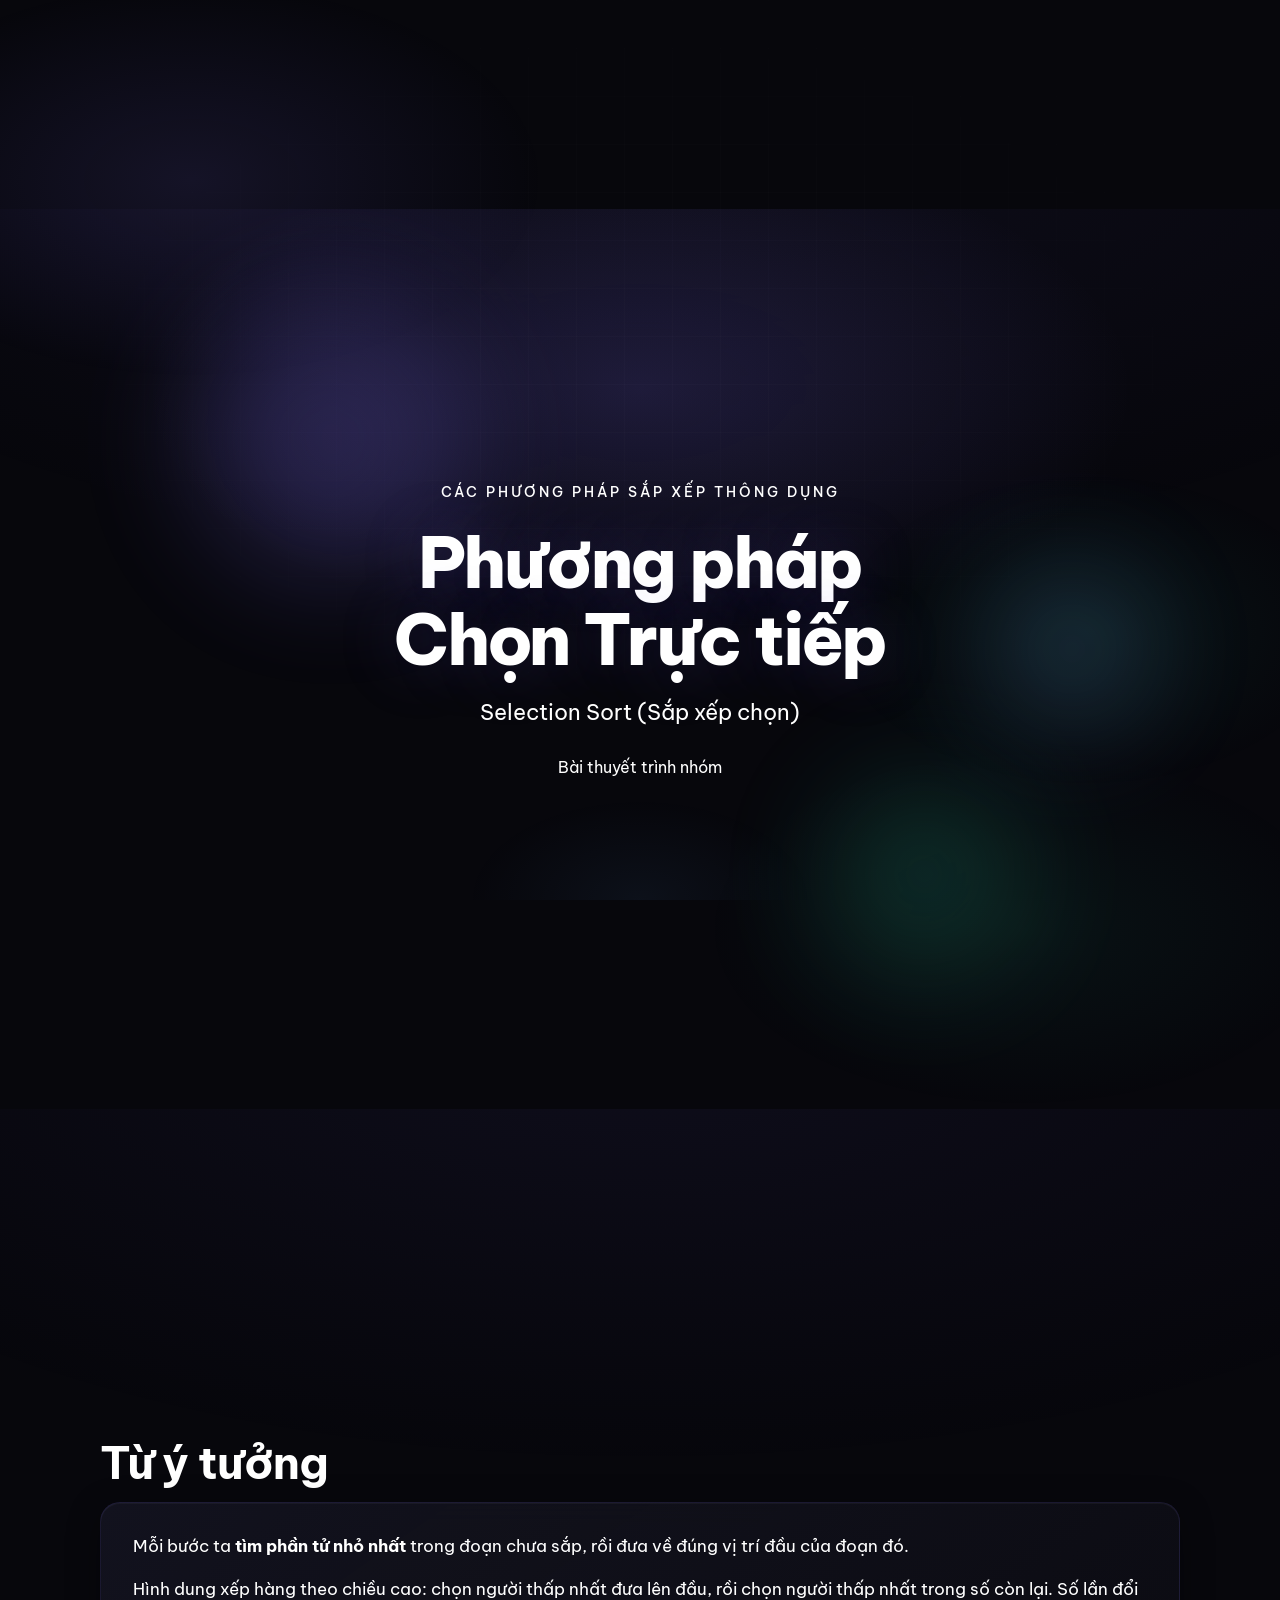
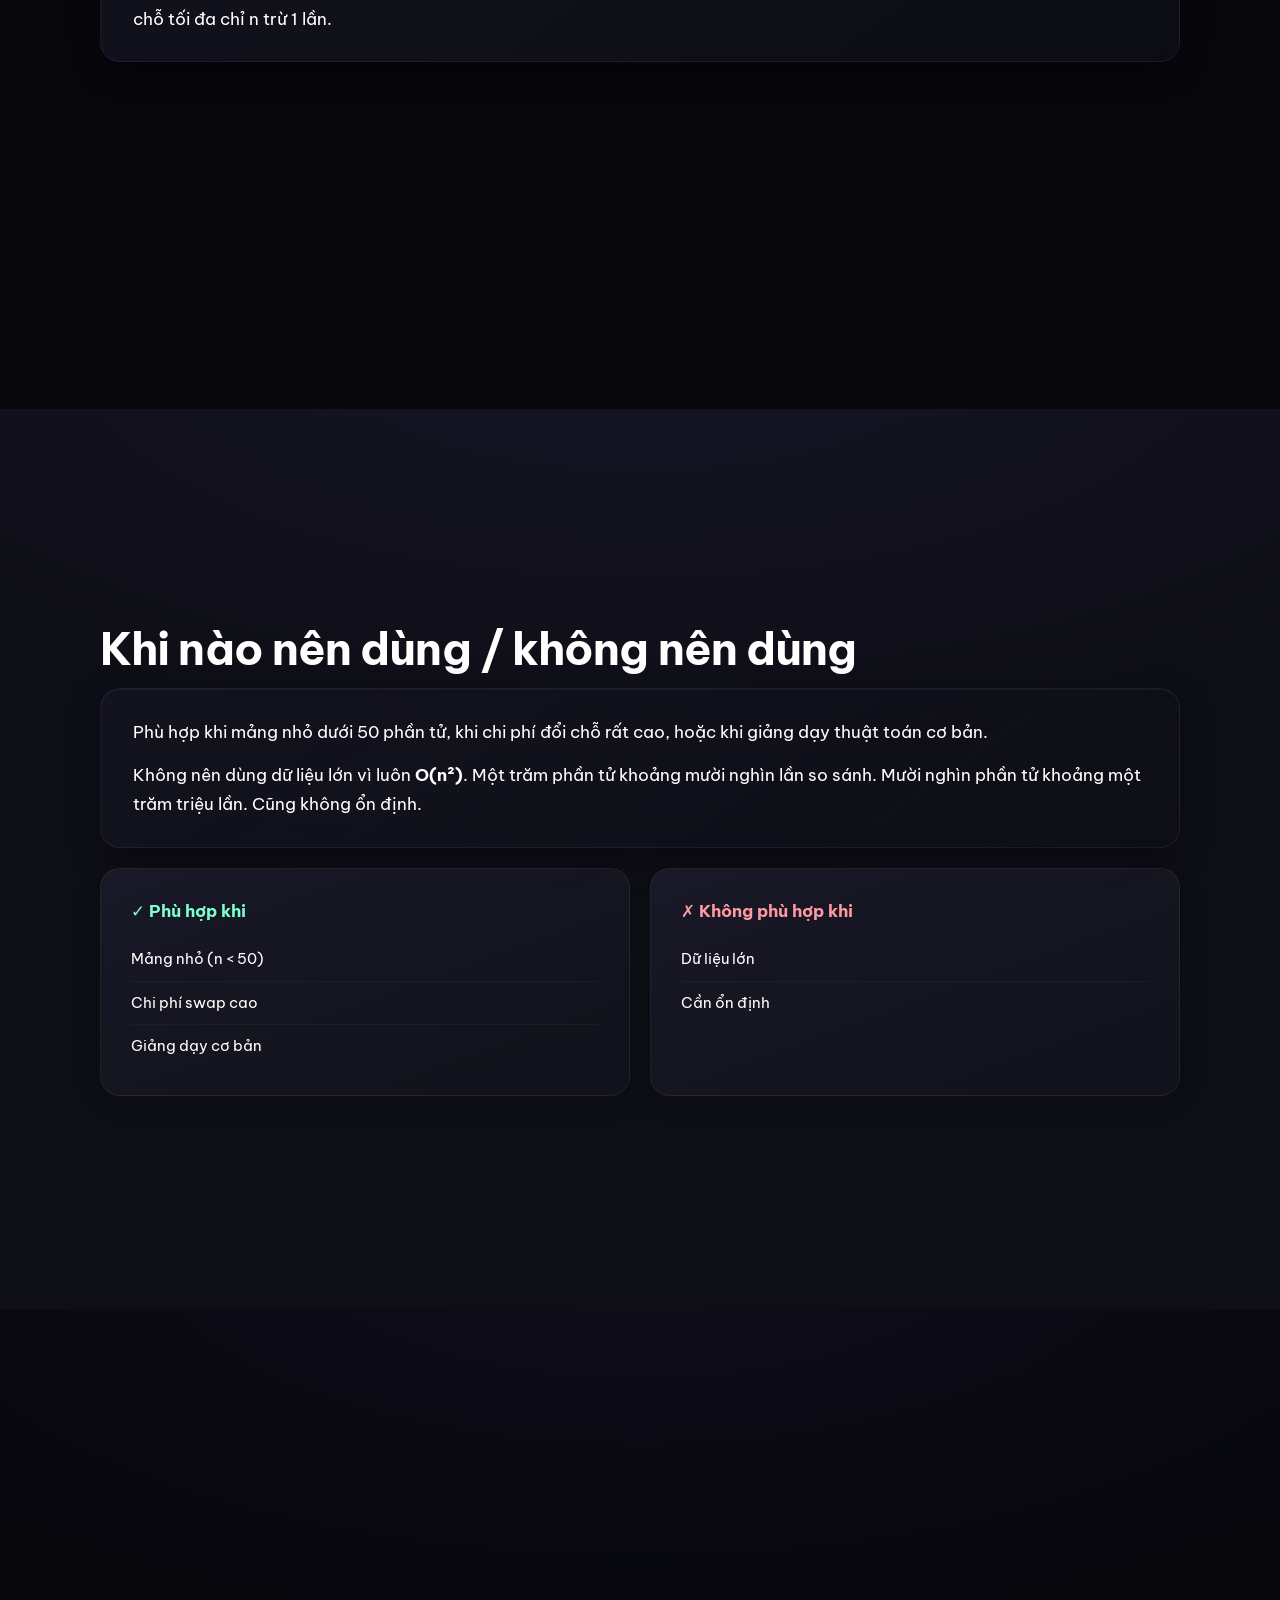
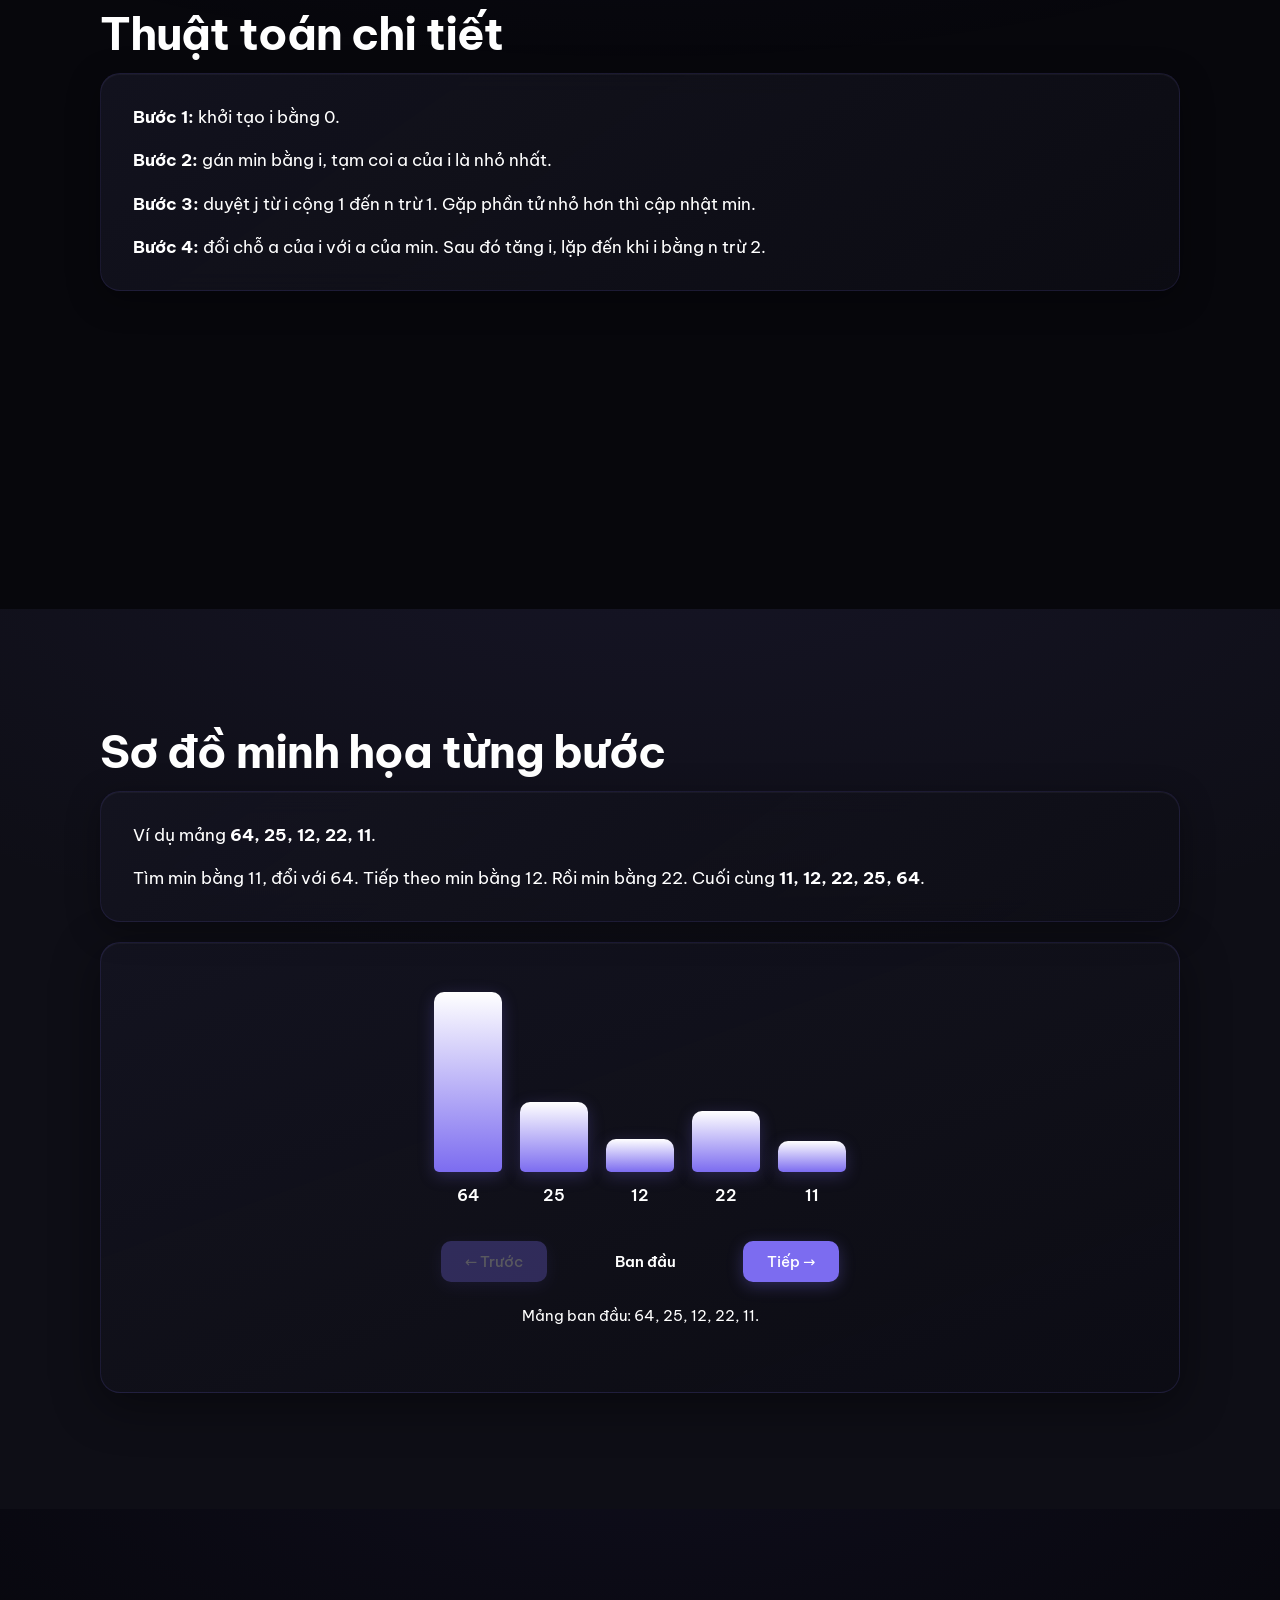
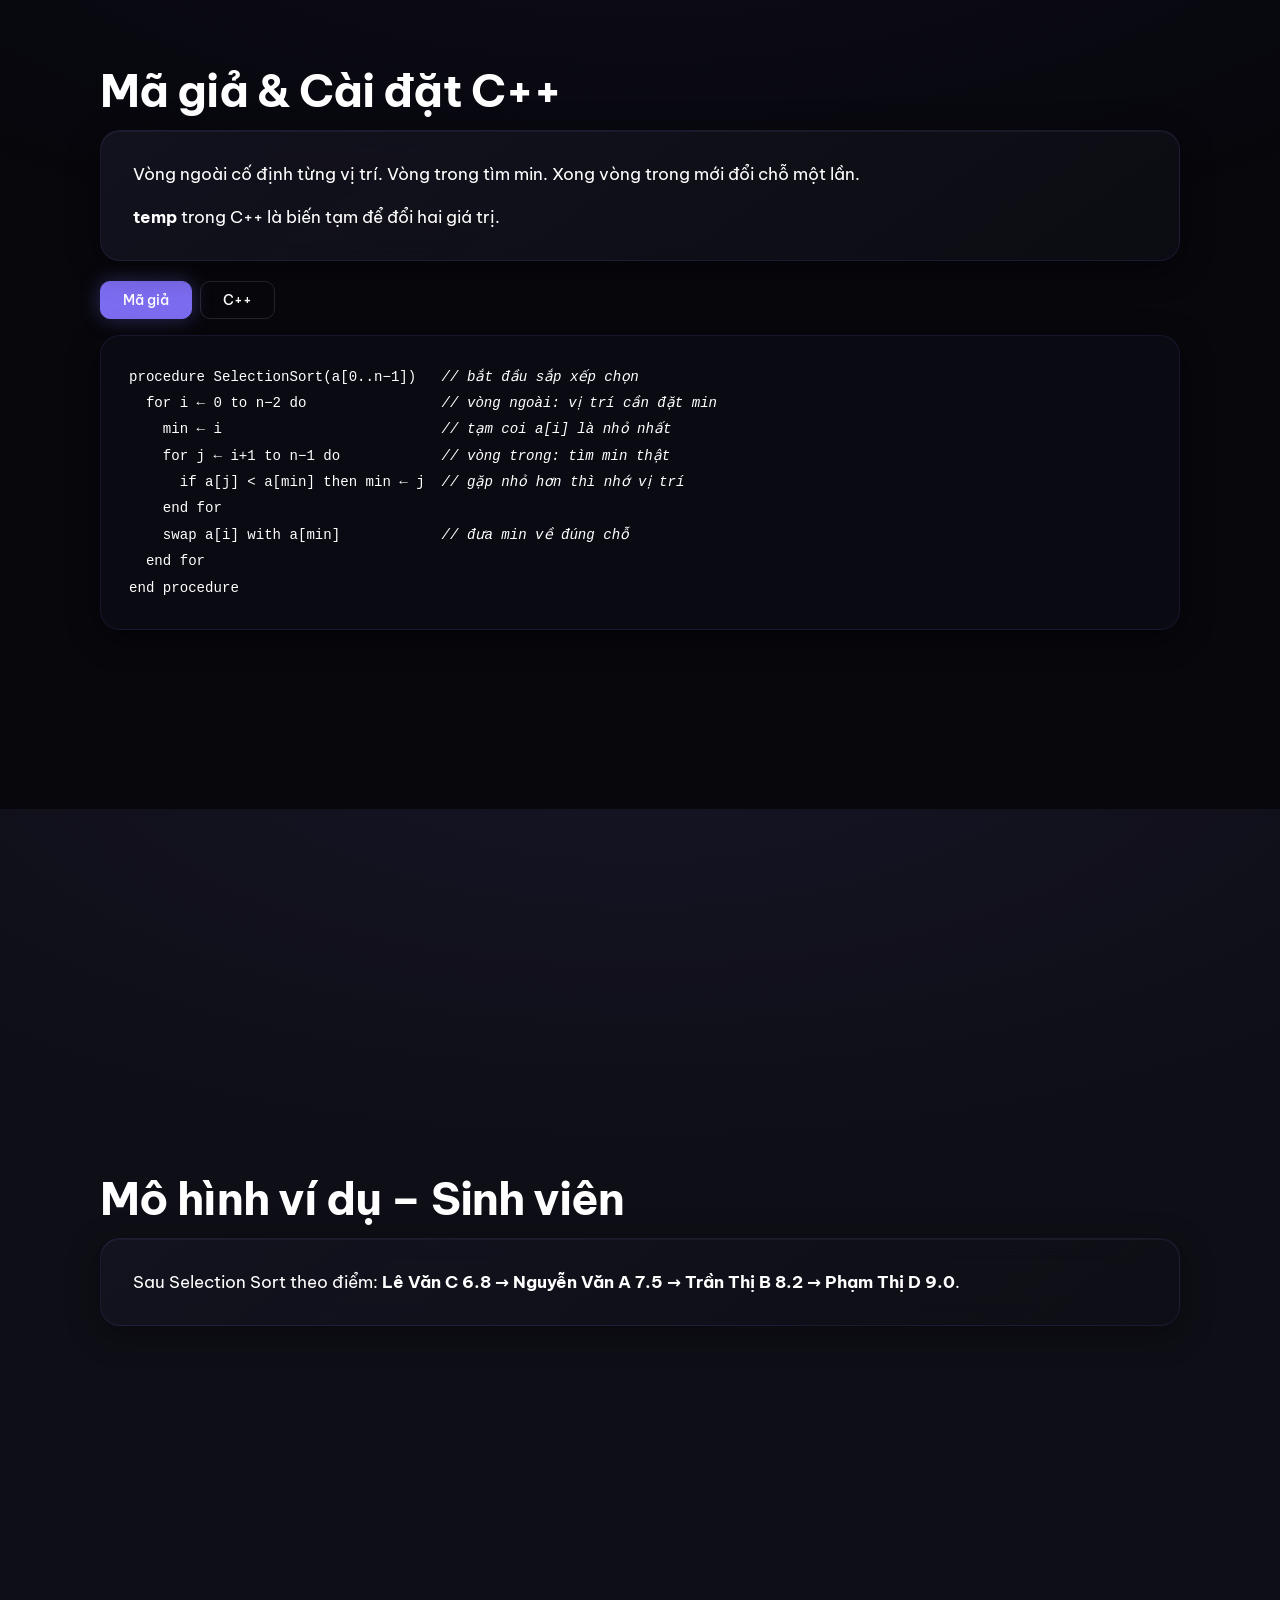
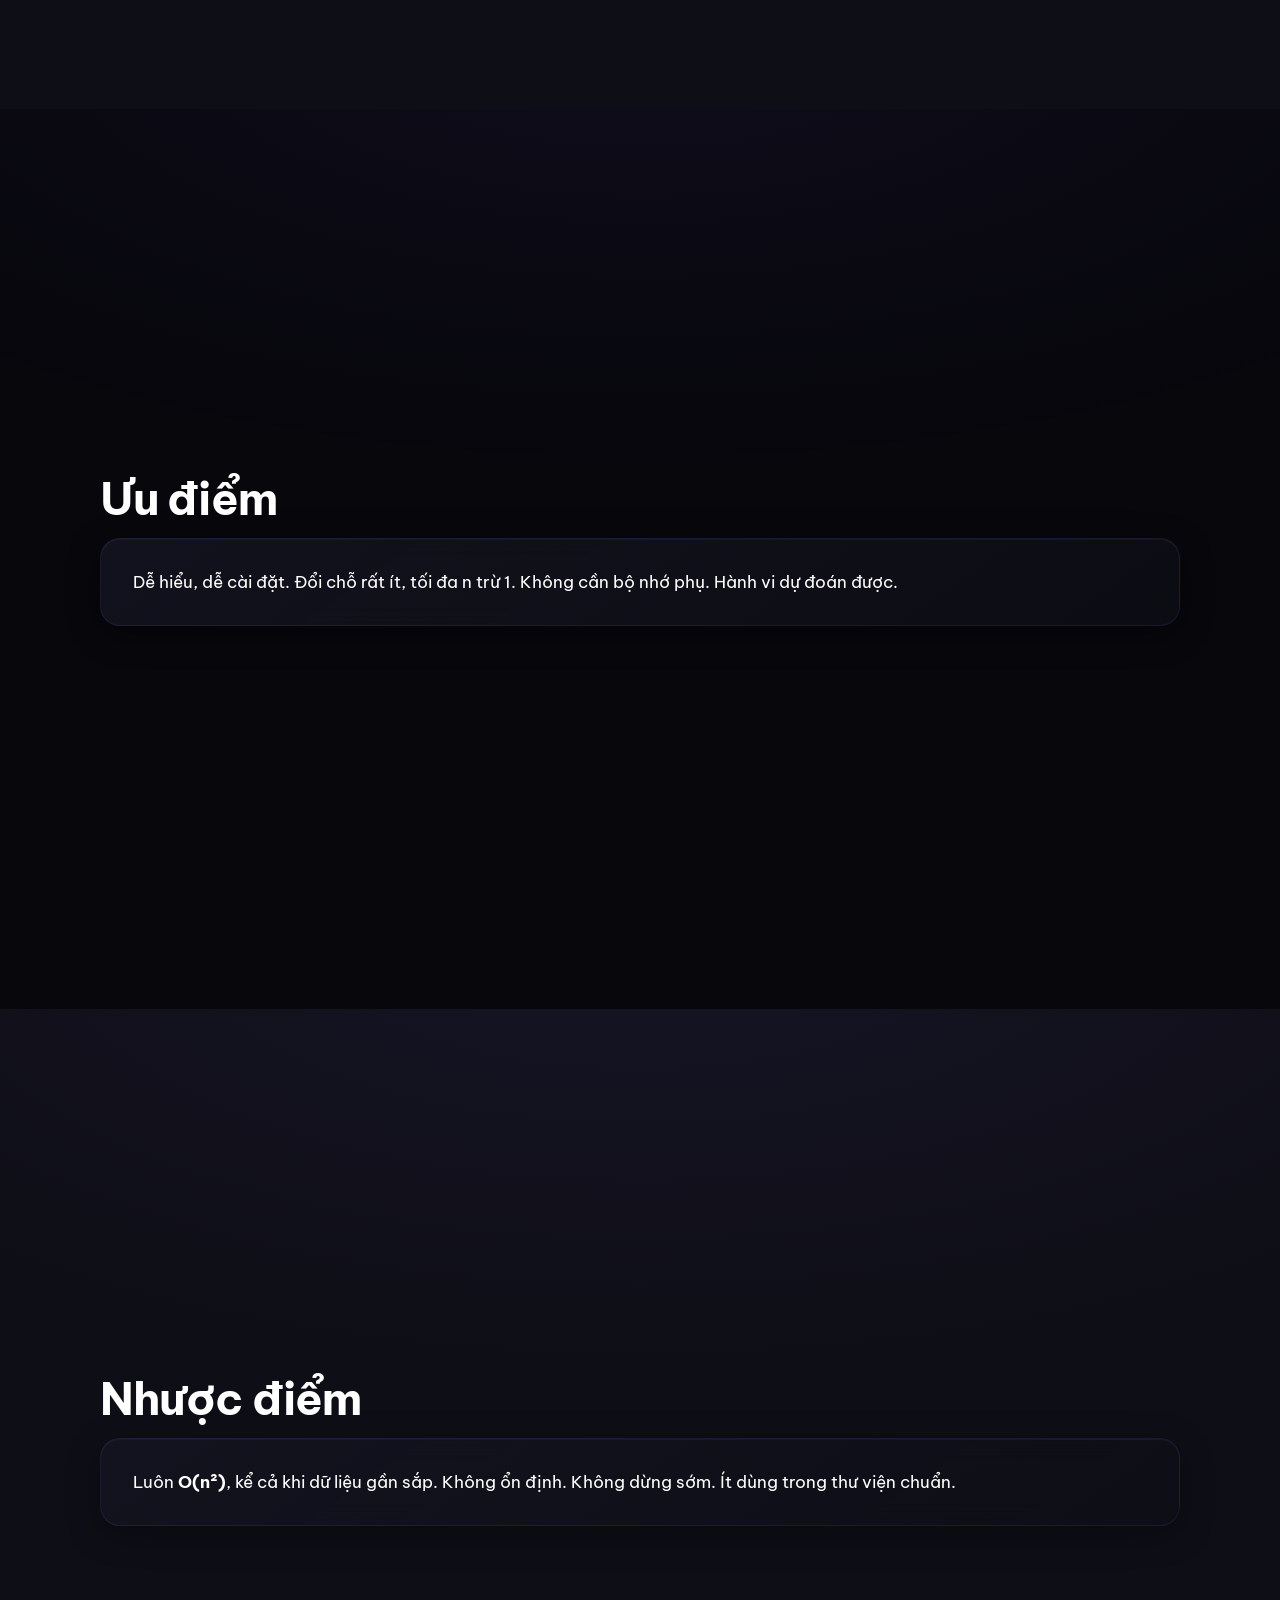
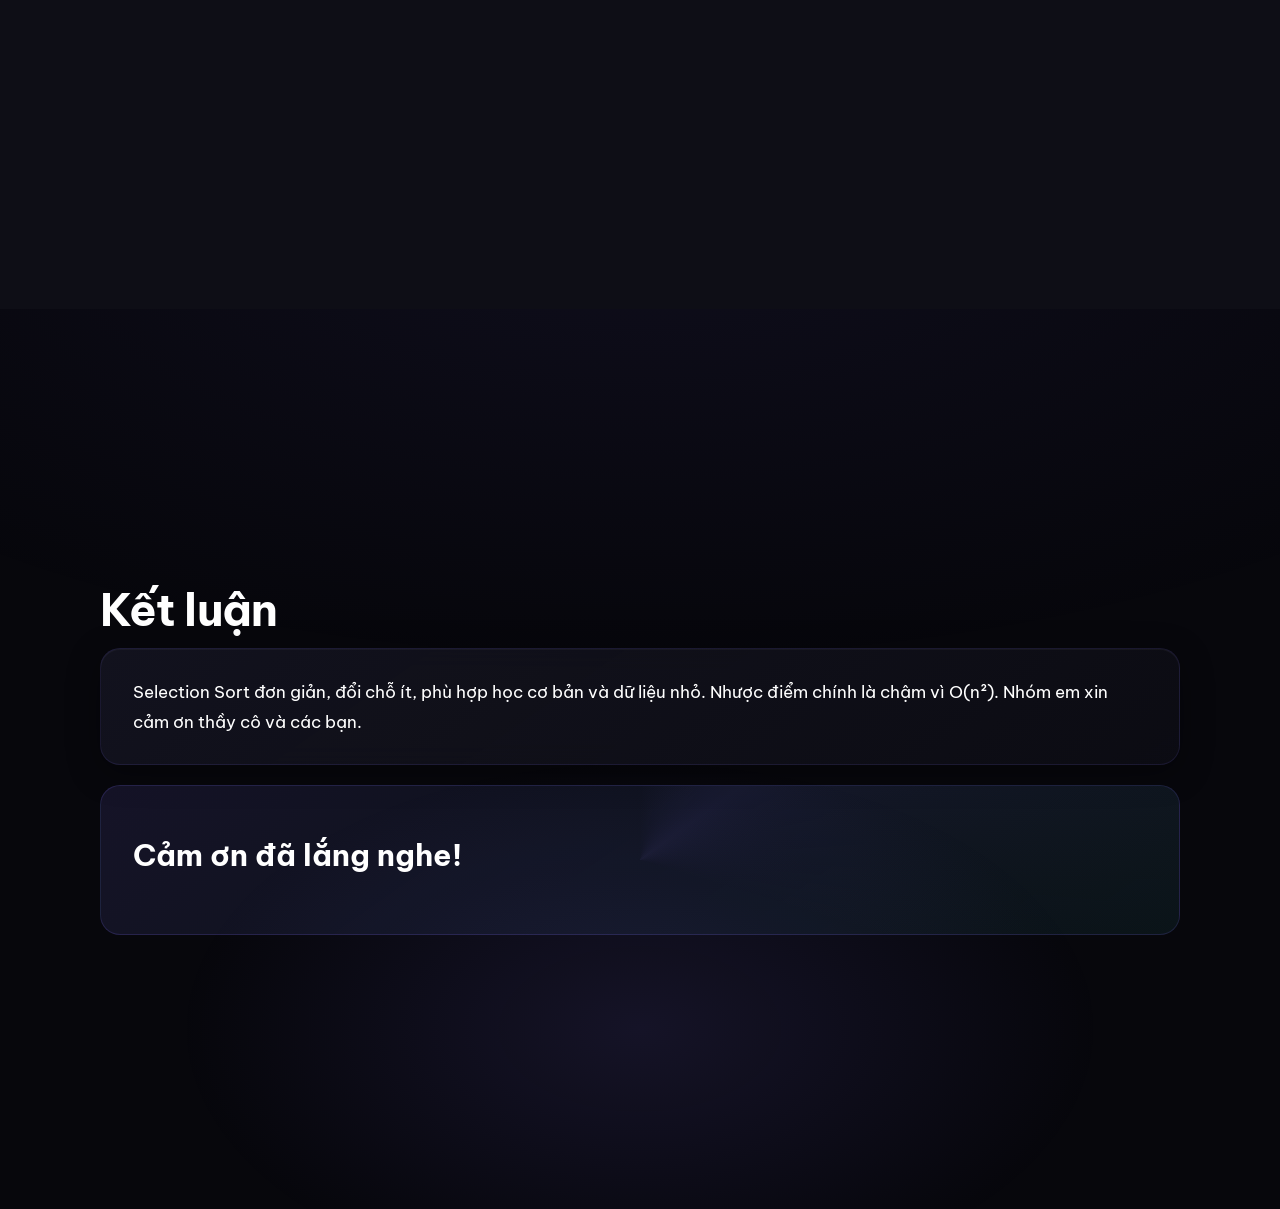
<file: index.html>
<!DOCTYPE html>
<html lang="vi">
<head>
<meta charset="UTF-8"/>
<meta name="viewport" content="width=device-width, initial-scale=1.0"/>
<title>Phương pháp Chọn Trực tiếp – Selection Sort</title>
<link href="https://fonts.googleapis.com/css2?family=Be+Vietnam+Pro:wght@300;400;500;600;700;800&display=swap" rel="stylesheet">
<link rel="stylesheet" href="style.css"/>
<link rel="stylesheet" href="polish.css"/>
<style>
.script-block{background:var(--bg-card);border-radius:var(--radius);padding:28px 32px;border:1px solid rgba(255,255,255,0.05);margin-bottom:20px;border-left:4px solid var(--accent)}
.script-block p{color:var(--text-muted);font-size:1.05rem;line-height:1.75;margin-bottom:14px}
.script-block p:last-child{margin-bottom:0}.script-block strong{color:var(--text)}
.hero-orbs{position:absolute;inset:0;overflow:hidden;pointer-events:none}
.orb{position:absolute;border-radius:50%;filter:blur(60px);opacity:0.45;animation:orbFloat 10s ease-in-out infinite}
.orb-1{width:280px;height:280px;background:rgba(124,108,240,0.5);top:10%;left:15%}
.orb-2{width:200px;height:200px;background:rgba(45,212,168,0.35);bottom:15%;right:20%;animation-delay:-3s}
.orb-3{width:160px;height:160px;background:rgba(110,182,255,0.4);top:40%;right:10%;animation-delay:-6s}
@keyframes orbFloat{0%,100%{transform:translate(0,0) scale(1)}50%{transform:translate(20px,-25px) scale(1.08)}}
.hero{position:relative;overflow:hidden}
.cmt{color:#8aa0b8;font-style:italic;font-weight:400}
</style>
</head>
<body>
<div class="progress-bar" id="progressBar"></div>
<nav class="nav-dots" id="navDots">
<a href="#hero" data-section="0" data-label="Mở đầu" class="active"></a>
<a href="#idea" data-section="1" data-label="Ý tưởng"></a>
<a href="#when" data-section="2" data-label="Khi nào dùng"></a>
<a href="#algo" data-section="3" data-label="Thuật toán"></a>
<a href="#visual" data-section="4" data-label="Minh họa"></a>
<a href="#code" data-section="5" data-label="Mã nguồn"></a>
<a href="#example" data-section="6" data-label="Ví dụ"></a>
<a href="#pros" data-section="7" data-label="Ưu điểm"></a>
<a href="#cons" data-section="8" data-label="Nhược điểm"></a>
<a href="#conclusion" data-section="9" data-label="Kết luận"></a>
</nav>
<section class="section hero" id="hero">
<div class="hero-orbs" aria-hidden="true"><span class="orb orb-1"></span><span class="orb orb-2"></span><span class="orb orb-3"></span></div>
<div class="hero-content">
<p class="eyebrow">Các phương pháp sắp xếp thông dụng</p>
<h1>Phương pháp<br><span class="highlight">Chọn Trực tiếp</span></h1>
<p class="subtitle">Selection Sort (Sắp xếp chọn)</p>
<p class="hero-desc">Bài thuyết trình nhóm</p>
</div></section>
<section class="section" id="idea"><div class="container">
<h2>Từ ý tưởng</h2>
<div class="script-block">
<p>Mỗi bước ta <strong>tìm phần tử nhỏ nhất</strong> trong đoạn chưa sắp, rồi đưa về đúng vị trí đầu của đoạn đó.</p>
<p>Hình dung xếp hàng theo chiều cao: chọn người thấp nhất đưa lên đầu, rồi chọn người thấp nhất trong số còn lại. Số lần đổi chỗ tối đa chỉ n trừ 1 lần.</p>
</div></div></section>
<section class="section dark" id="when"><div class="container">
<h2>Khi nào nên dùng / không nên dùng</h2>
<div class="script-block">
<p>Phù hợp khi mảng nhỏ dưới 50 phần tử, khi chi phí đổi chỗ rất cao, hoặc khi giảng dạy thuật toán cơ bản.</p>
<p>Không nên dùng dữ liệu lớn vì luôn <strong>O(n²)</strong>. Một trăm phần tử khoảng mười nghìn lần so sánh. Mười nghìn phần tử khoảng một trăm triệu lần. Cũng không ổn định.</p>
</div>
<div class="suitable-grid">
<div class="card good"><h4>✓ Phù hợp khi</h4><ul><li>Mảng nhỏ (n < 50)</li><li>Chi phí swap cao</li><li>Giảng dạy cơ bản</li></ul></div>
<div class="card bad"><h4>✗ Không phù hợp khi</h4><ul><li>Dữ liệu lớn</li><li>Cần ổn định</li></ul></div>
</div></div></section>
<section class="section" id="algo"><div class="container">
<h2>Thuật toán chi tiết</h2>
<div class="script-block">
<p><strong>Bước 1:</strong> khởi tạo i bằng 0.</p>
<p><strong>Bước 2:</strong> gán min bằng i, tạm coi a của i là nhỏ nhất.</p>
<p><strong>Bước 3:</strong> duyệt j từ i cộng 1 đến n trừ 1. Gặp phần tử nhỏ hơn thì cập nhật min.</p>
<p><strong>Bước 4:</strong> đổi chỗ a của i với a của min. Sau đó tăng i, lặp đến khi i bằng n trừ 2.</p>
</div></div></section>
<section class="section dark" id="visual"><div class="container">
<h2>Sơ đồ minh họa từng bước</h2>
<div class="script-block">
<p>Ví dụ mảng <strong>64, 25, 12, 22, 11</strong>.</p>
<p>Tìm min bằng 11, đổi với 64. Tiếp theo min bằng 12. Rồi min bằng 22. Cuối cùng <strong>11, 12, 22, 25, 64</strong>.</p>
</div>
<div class="visualizer"><div class="array-state" id="arrayState"></div>
<div class="visual-controls"><button id="prevStep" class="btn">← Trước</button><span class="step-label" id="stepLabel">Ban đầu</span><button id="nextStep" class="btn">Tiếp →</button></div>
<div class="step-explanation" id="stepExplanation"></div></div>
</div></section>
<section class="section" id="code"><div class="container">
<h2>Mã giả & Cài đặt C++</h2>
<div class="script-block">
<p>Vòng ngoài cố định từng vị trí. Vòng trong tìm min. Xong vòng trong mới đổi chỗ một lần.</p>
<p><strong>temp</strong> trong C++ là biến tạm để đổi hai giá trị.</p>
</div>
<div class="code-tabs"><button class="tab active" data-tab="pseudo">Mã giả</button><button class="tab" data-tab="cpp">C++</button></div>
<div class="code-panel active" id="pseudo"><pre><code>procedure SelectionSort(a[0..n−1])   <span class="cmt">// bắt đầu sắp xếp chọn</span>
  for i ← 0 to n−2 do                <span class="cmt">// vòng ngoài: vị trí cần đặt min</span>
    min ← i                          <span class="cmt">// tạm coi a[i] là nhỏ nhất</span>
    for j ← i+1 to n−1 do            <span class="cmt">// vòng trong: tìm min thật</span>
      if a[j] < a[min] then min ← j  <span class="cmt">// gặp nhỏ hơn thì nhớ vị trí</span>
    end for
    swap a[i] with a[min]            <span class="cmt">// đưa min về đúng chỗ</span>
  end for
end procedure</code></pre></div>
<div class="code-panel" id="cpp"><pre><code>void selectionSort(int a[], int n) {     <span class="cmt">// hàm C++</span>
  for (int i = 0; i < n - 1; i++) {      <span class="cmt">// i từ 0 đến n−2</span>
    int min = i;                         <span class="cmt">// giả sử min ở vị trí i</span>
    for (int j = i + 1; j < n; j++) {    <span class="cmt">// tìm phần tử nhỏ hơn</span>
      if (a[j] < a[min]) min = j;        <span class="cmt">// cập nhật vị trí min</span>
    }
    int temp = a[i]; a[i] = a[min]; a[min] = temp;  <span class="cmt">// đổi chỗ 1 lần</span>
  }
}</code></pre></div>
</div></section>
<section class="section dark" id="example"><div class="container">
<h2>Mô hình ví dụ – Sinh viên</h2>
<div class="script-block"><p>Sau Selection Sort theo điểm: <strong>Lê Văn C 6.8 → Nguyễn Văn A 7.5 → Trần Thị B 8.2 → Phạm Thị D 9.0</strong>.</p></div>
</div></section>
<section class="section" id="pros"><div class="container">
<h2>Ưu điểm</h2>
<div class="script-block"><p>Dễ hiểu, dễ cài đặt. Đổi chỗ rất ít, tối đa n trừ 1. Không cần bộ nhớ phụ. Hành vi dự đoán được.</p></div>
</div></section>
<section class="section dark" id="cons"><div class="container">
<h2>Nhược điểm</h2>
<div class="script-block"><p>Luôn <strong>O(n²)</strong>, kể cả khi dữ liệu gần sắp. Không ổn định. Không dừng sớm. Ít dùng trong thư viện chuẩn.</p></div>
</div></section>
<section class="section conclusion" id="conclusion"><div class="container">
<h2>Kết luận</h2>
<div class="script-block"><p>Selection Sort đơn giản, đổi chỗ ít, phù hợp học cơ bản và dữ liệu nhỏ. Nhược điểm chính là chậm vì O(n²). Nhóm em xin cảm ơn thầy cô và các bạn.</p></div>
<div class="thank-you"><h3>Cảm ơn đã lắng nghe!</h3></div>
</div></section>
<script src="script.js"></script>
</body></html>
</file>
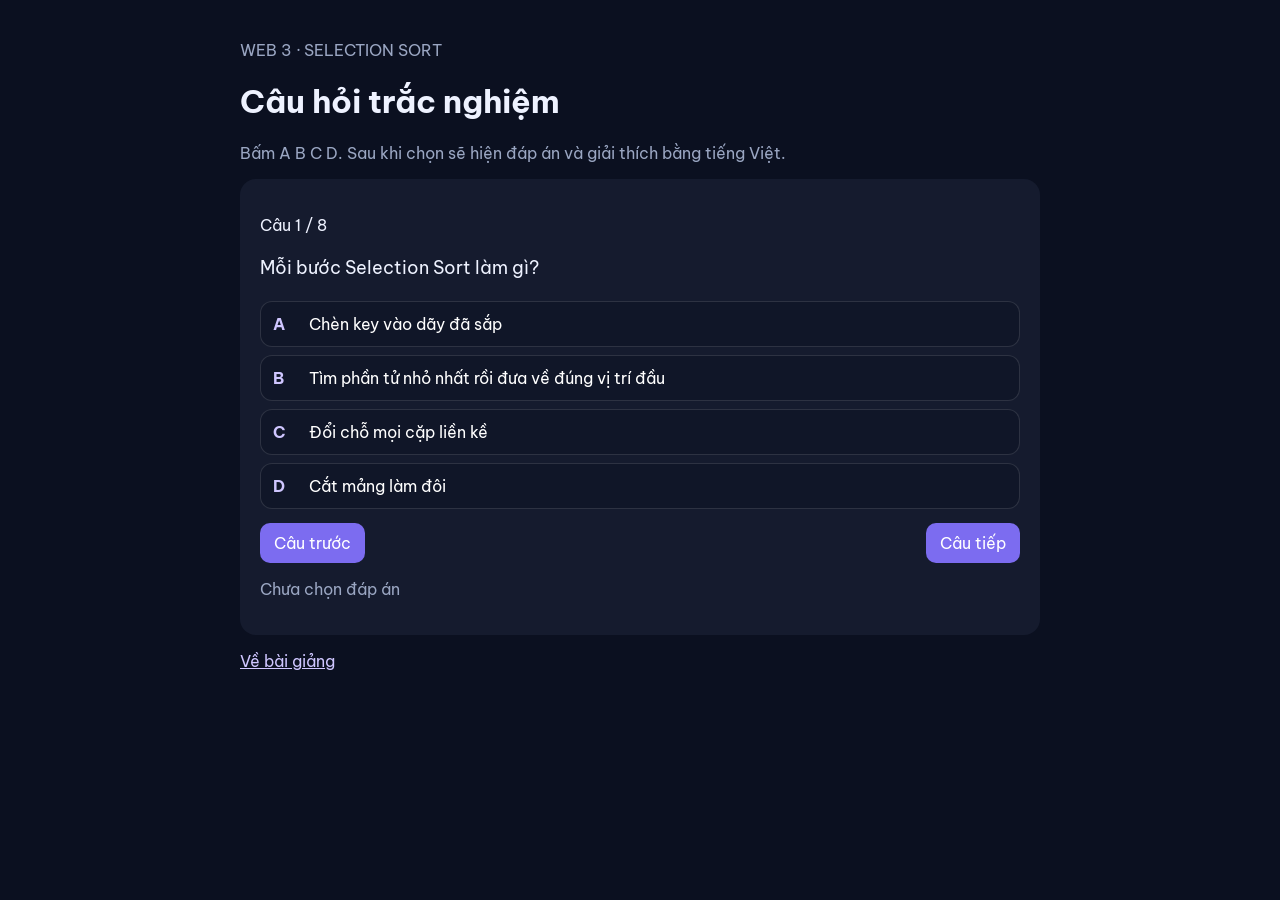
<file: quiz.html>
<!DOCTYPE html>
<html lang="vi"><head><meta charset="UTF-8"/><meta name="viewport" content="width=device-width, initial-scale=1.0"/>
<title>Câu hỏi Selection Sort</title>
<link href="https://fonts.googleapis.com/css2?family=Be+Vietnam+Pro:wght@400;600;700&display=swap" rel="stylesheet">
<style>body{font-family:'Be Vietnam Pro',sans-serif;background:#0b1020;color:#eef2ff;padding:24px;max-width:800px;margin:0 auto}.sub{color:#9aa6c2;margin-bottom:16px}.card{background:#151b2e;border-radius:16px;padding:20px}button.opt{display:flex;gap:10px;width:100%;text-align:left;margin:8px 0;padding:12px;border-radius:12px;border:1px solid rgba(255,255,255,.12);background:#101628;color:#fff;font:inherit;cursor:pointer}.k{min-width:26px;font-weight:700;color:#cfc6ff}.ok{border-color:#2dd4a8;background:rgba(45,212,168,.12)}.bad{border-color:#f07178;background:rgba(240,113,120,.12)}.ex{margin-top:12px;padding:12px;border-left:4px solid #7c6cf0;background:#101628;border-radius:10px;color:#9aa6c2;display:none;line-height:1.7}.nav{margin-top:14px;display:flex;justify-content:space-between}.nav button{background:#7c6cf0;border:0;color:#fff;border-radius:10px;padding:10px 14px;font:inherit;cursor:pointer}a{color:#cfc6ff}</style></head><body>
<p class="sub">WEB 3 · SELECTION SORT</p><h1>Câu hỏi trắc nghiệm</h1>
<p class="sub">Bấm A B C D. Sau khi chọn sẽ hiện đáp án và giải thích bằng tiếng Việt.</p>
<div class="card"><p id="num"></p><p id="q" style="font-size:1.15rem;line-height:1.6"></p><div id="opts"></div><div class="ex" id="ex"></div>
<div class="nav"><button type="button" id="prev">Câu trước</button><button type="button" id="next">Câu tiếp</button></div><p class="sub" id="score"></p></div>
<p class="sub"><a href="./index.html">Về bài giảng</a></p>
<script>
const Q=[
{q:"Mỗi bước Selection Sort làm gì?",a:["Chèn key vào dãy đã sắp","Tìm phần tử nhỏ nhất rồi đưa về đúng vị trí đầu","Đổi chỗ mọi cặp liền kề","Cắt mảng làm đôi"],c:1,e:"Tìm min trong đoạn chưa sắp, rồi đưa về đầu đoạn đó."},
{q:"min bằng i lúc đầu nghĩa là gì?",a:["Xóa a[i]","Tạm coi a[i] là nhỏ nhất","i là số lớn nhất","Dừng thuật toán"],c:1,e:"Bước 2: giả sử phần tử tại i đang là min, rồi vòng trong tìm min thật."},
{q:"Vòng trong j dùng để làm gì?",a:["Đổi chỗ ngay","Duyệt phần còn lại để tìm min thật","Chèn key","Tăng n"],c:1,e:"j chạy từ i+1 đến n-1. Gặp nhỏ hơn thì cập nhật min bằng j."},
{q:"Mỗi vòng ngoài đổi chỗ mấy lần?",a:["Nhiều lần","Một lần, sau khi đã tìm xong min","Không đổi bao giờ","n lần"],c:1,e:"Khác Interchange: Selection chỉ đổi chỗ một lần mỗi vòng."},
{q:"Số lần đổi chỗ tối đa?",a:["n nhân n","n trừ 1","1","n chia 2"],c:1,e:"Có n-1 vòng ngoài, mỗi vòng đổi tối đa một lần."},
{q:"Độ phức tạp Selection Sort?",a:["O(n) khi gần sắp","Luôn O(n bình phương)","O(n log n)","O(1)"],c:1,e:"Luôn O(n bình phương), kể cả khi dữ liệu gần sắp. Không dừng sớm."},
{q:"Selection Sort có ổn định không?",a:["Có","Không ổn định","Chỉ khi dùng temp","Chỉ khi n nhỏ hơn 50"],c:1,e:"Không ổn định. Không phù hợp nếu cần giữ thứ tự bằng nhau."},
{q:"Nên dùng khi nào?",a:["Dữ liệu lớn trên mười nghìn phần tử","Mảng nhỏ, chi phí đổi chỗ cao, giảng dạy cơ bản","Cần dừng sớm","Cần ổn định"],c:1,e:"Phù hợp n nhỏ hơn 50 hoặc khi đổi chỗ rất tốn."}
];
let i=0,picked=Array(Q.length).fill(null),score=0;
function render(){const t=Q[i]; document.getElementById('num').textContent='Câu '+(i+1)+' / '+Q.length; document.getElementById('q').textContent=t.q; const box=document.getElementById('opts'); box.innerHTML=''; const L=['A','B','C','D']; t.a.forEach(function(txt,k){const b=document.createElement('button'); b.className='opt'; b.type='button'; b.innerHTML='<span class="k">'+L[k]+'</span><span>'+txt+'</span>'; if(picked[i]!==null){b.disabled=true; if(k===t.c)b.classList.add('ok'); if(k===picked[i]&&k!==t.c)b.classList.add('bad');} else b.onclick=function(){if(picked[i]!==null)return; picked[i]=k; if(k===t.c)score++; render();}; box.appendChild(b);}); const ex=document.getElementById('ex'); if(picked[i]!==null){ex.style.display='block'; ex.innerHTML='<b style="color:#fff">'+(picked[i]===t.c?'Đúng. ':'Sai. ')+'Đáp án: '+L[t.c]+'</b><br>'+t.e;} else {ex.style.display='none';} document.getElementById('prev').disabled=i===0; document.getElementById('next').textContent=i===Q.length-1?'Xem điểm':'Câu tiếp'; const done=picked.filter(function(x){return x!==null;}).length; document.getElementById('score').textContent=done?('Đã trả lời '+done+'/'+Q.length+' · Đúng '+score+' câu'):'Chưa chọn đáp án';}
document.getElementById('prev').onclick=function(){if(i>0){i--;render();}};
document.getElementById('next').onclick=function(){if(i<Q.length-1){i++;render();}else{document.getElementById('q').textContent='Bạn đúng '+score+' / '+Q.length+' câu.'; document.getElementById('opts').innerHTML=''; document.getElementById('ex').style.display='block'; document.getElementById('ex').textContent='Hết bài Selection Sort.';}};
render();
</script></body></html>
</file>
<file: style.css>
/* ===== RESET & BASE ===== */
*, *::before, *::after {
  margin: 0;
  padding: 0;
  box-sizing: border-box;
}

:root {
  --bg: #07070c;
  --bg-elevated: #0e0e16;
  --bg-card: #14141f;
  --bg-card-hover: #1a1a28;
  --text: #f0f0f5;
  --text-muted: #8888a0;
  --text-dim: #5a5a70;
  --accent: #7c6cf0;
  --accent-soft: #a594ff;
  --accent-glow: rgba(124, 108, 240, 0.35);
  --green: #2dd4a8;
  --green-soft: rgba(45, 212, 168, 0.15);
  --red: #ff6b7a;
  --red-soft: rgba(255, 107, 122, 0.12);
  --orange: #ffb347;
  --blue: #6eb6ff;
  --font: 'Be Vietnam Pro', system-ui, -apple-system, sans-serif;
  --radius: 20px;
  --radius-sm: 12px;
  --shadow: 0 20px 60px rgba(0,0,0,0.5);
  --transition: 0.5s cubic-bezier(0.22, 1, 0.36, 1);
}

html {
  scroll-behavior: smooth;
  font-size: 16px;
}

body {
  font-family: var(--font);
  background: var(--bg);
  color: var(--text);
  line-height: 1.65;
  overflow-x: hidden;
  -webkit-font-smoothing: antialiased;
}

/* ===== PROGRESS ===== */
.progress-bar {
  position: fixed;
  top: 0;
  left: 0;
  height: 3px;
  background: linear-gradient(90deg, var(--accent), var(--blue));
  width: 0%;
  z-index: 1000;
  transition: width 0.08s linear;
}

/* ===== NAV DOTS ===== */
.nav-dots {
  position: fixed;
  right: 28px;
  top: 50%;
  transform: translateY(-50%);
  display: flex;
  flex-direction: column;
  gap: 14px;
  z-index: 900;
}

.nav-dots a {
  width: 8px;
  height: 8px;
  border-radius: 50%;
  background: rgba(255,255,255,0.18);
  transition: all 0.35s ease;
  display: block;
  position: relative;
}

.nav-dots a::after {
  content: attr(data-label);
  position: absolute;
  right: 18px;
  top: 50%;
  transform: translateY(-50%);
  font-size: 0.7rem;
  color: var(--text-muted);
  white-space: nowrap;
  opacity: 0;
  pointer-events: none;
  transition: opacity 0.25s;
}

.nav-dots a:hover::after {
  opacity: 1;
}

.nav-dots a.active {
  background: var(--accent);
  box-shadow: 0 0 14px var(--accent-glow);
  transform: scale(1.5);
}

/* ===== SECTIONS ===== */
.section {
  min-height: 100vh;
  padding: 100px 32px;
  display: flex;
  align-items: center;
  position: relative;
  overflow: hidden;
}

.section::before {
  content: '';
  position: absolute;
  inset: 0;
  background: radial-gradient(ellipse 80% 50% at 50% -10%, rgba(124,108,240,0.07), transparent);
  pointer-events: none;
}

.section.dark {
  background: var(--bg-elevated);
}

.container {
  max-width: 1080px;
  margin: 0 auto;
  width: 100%;
  position: relative;
  z-index: 1;
}

.section-label {
  font-size: 0.75rem;
  font-weight: 600;
  color: var(--accent-soft);
  letter-spacing: 4px;
  text-transform: uppercase;
  margin-bottom: 10px;
}

h2 {
  font-size: clamp(1.9rem, 4.5vw, 2.8rem);
  font-weight: 700;
  margin-bottom: 12px;
  line-height: 1.2;
  letter-spacing: -0.02em;
}

.section-desc {
  color: var(--text-muted);
  margin-bottom: 40px;
  font-size: 1.1rem;
  max-width: 560px;
}

/* ===== HERO ===== */
.hero {
  text-align: center;
  justify-content: center;
  min-height: 100vh;
  background:
    radial-gradient(ellipse 70% 50% at 50% 20%, rgba(124,108,240,0.18) 0%, transparent 55%),
    radial-gradient(ellipse 50% 40% at 80% 80%, rgba(45,212,168,0.06) 0%, transparent 50%);
}

.hero-content {
  position: relative;
  z-index: 1;
}

.eyebrow {
  font-size: 0.85rem;
  color: var(--accent-soft);
  letter-spacing: 3px;
  text-transform: uppercase;
  margin-bottom: 20px;
  font-weight: 500;
  opacity: 0;
  animation: fadeUp 0.8s 0.2s forwards;
}

.hero h1 {
  font-size: clamp(2.6rem, 7vw, 4.4rem);
  font-weight: 800;
  line-height: 1.1;
  margin-bottom: 16px;
  letter-spacing: -0.03em;
  opacity: 0;
  animation: fadeUp 0.8s 0.35s forwards;
}

.highlight {
  background: linear-gradient(135deg, var(--accent-soft) 0%, var(--blue) 100%);
  -webkit-background-clip: text;
  -webkit-text-fill-color: transparent;
  background-clip: text;
}

.subtitle {
  font-size: 1.35rem;
  color: var(--text-muted);
  font-weight: 400;
  margin-bottom: 24px;
  opacity: 0;
  animation: fadeUp 0.8s 0.5s forwards;
}

.hero-desc {
  color: var(--text-dim);
  max-width: 440px;
  margin: 0 auto 56px;
  font-size: 1rem;
  opacity: 0;
  animation: fadeUp 0.8s 0.65s forwards;
}

.scroll-hint {
  display: flex;
  flex-direction: column;
  align-items: center;
  gap: 14px;
  color: var(--text-dim);
  font-size: 0.8rem;
  letter-spacing: 1px;
  opacity: 0;
  animation: fadeUp 0.8s 0.9s forwards, float 3s 1.5s ease-in-out infinite;
}

.mouse {
  width: 22px;
  height: 34px;
  border: 1.5px solid var(--text-dim);
  border-radius: 11px;
  position: relative;
}

.mouse::after {
  content: '';
  position: absolute;
  top: 6px;
  left: 50%;
  transform: translateX(-50%);
  width: 2.5px;
  height: 7px;
  background: var(--accent-soft);
  border-radius: 2px;
  animation: scroll-wheel 1.6s infinite;
}

@keyframes fadeUp {
  from { opacity: 0; transform: translateY(24px); }
  to { opacity: 1; transform: translateY(0); }
}

@keyframes float {
  0%, 100% { transform: translateY(0); }
  50% { transform: translateY(6px); }
}

@keyframes scroll-wheel {
  0% { opacity: 1; top: 6px; }
  100% { opacity: 0; top: 16px; }
}

/* ===== CARDS ===== */
.card {
  background: var(--bg-card);
  border-radius: var(--radius);
  padding: 28px 30px;
  border: 1px solid rgba(255,255,255,0.05);
  transition: transform var(--transition), background 0.3s, box-shadow 0.3s;
}

.card:hover {
  background: var(--bg-card-hover);
  transform: translateY(-3px);
  box-shadow: var(--shadow);
}

.two-col {
  display: grid;
  grid-template-columns: 1.5fr 1fr;
  gap: 20px;
  margin-bottom: 28px;
}

@media (max-width: 800px) {
  .two-col { grid-template-columns: 1fr; }
  .nav-dots { display: none; }
  .section { padding: 80px 20px; }
}

.main-idea h3 {
  font-size: 1.2rem;
  margin-bottom: 12px;
  color: var(--accent-soft);
}

.main-idea > p {
  color: var(--text-muted);
  margin-bottom: 22px;
  font-size: 1.02rem;
}

.analogy {
  display: flex;
  gap: 14px;
  align-items: flex-start;
  background: rgba(124,108,240,0.08);
  padding: 16px 18px;
  border-radius: var(--radius-sm);
  border-left: 3px solid var(--accent);
}

.analogy-icon {
  font-size: 1.6rem;
  flex-shrink: 0;
  line-height: 1;
}

.analogy p {
  margin: 0;
  font-size: 0.92rem;
  color: var(--text-muted);
}

.card-stack {
  display: flex;
  flex-direction: column;
  gap: 14px;
}

.feature .num {
  font-size: 0.72rem;
  color: var(--accent);
  font-weight: 700;
  letter-spacing: 1.5px;
}

.feature h4 {
  margin: 6px 0 4px;
  font-size: 1rem;
}

.feature p {
  color: var(--text-muted);
  font-size: 0.88rem;
}

/* Suitable */
.suitable-grid {
  display: grid;
  grid-template-columns: 1fr 1fr;
  gap: 20px;
}

@media (max-width: 640px) {
  .suitable-grid { grid-template-columns: 1fr; }
}

.card.good { border-top: 3px solid var(--green); }
.card.bad  { border-top: 3px solid var(--red); }

.card.good h4 { color: var(--green); margin-bottom: 14px; font-size: 1.05rem; }
.card.bad h4  { color: var(--red); margin-bottom: 14px; font-size: 1.05rem; }

.card ul { list-style: none; }

.card ul li {
  padding: 9px 0;
  color: var(--text-muted);
  border-bottom: 1px solid rgba(255,255,255,0.04);
  font-size: 0.92rem;
}

.card ul li:last-child { border-bottom: none; }

/* ===== STEPS ===== */
.steps {
  display: grid;
  grid-template-columns: repeat(3, 1fr);
  gap: 16px;
  margin-bottom: 28px;
}

@media (max-width: 900px) {
  .steps { grid-template-columns: repeat(2, 1fr); }
}
@media (max-width: 560px) {
  .steps { grid-template-columns: 1fr; }
}

.step {
  display: flex;
  gap: 14px;
  background: var(--bg-card);
  border-radius: var(--radius);
  padding: 20px;
  border: 1px solid rgba(255,255,255,0.05);
  transition: all 0.4s ease;
  opacity: 0.65;
}

.step:hover,
.step.visible {
  opacity: 1;
  border-color: rgba(124,108,240,0.3);
}

.step-num {
  width: 36px;
  height: 36px;
  border-radius: 50%;
  background: linear-gradient(135deg, var(--accent), var(--accent-soft));
  display: flex;
  align-items: center;
  justify-content: center;
  font-weight: 700;
  font-size: 0.95rem;
  flex-shrink: 0;
  color: #fff;
}

.step-content h4 {
  font-size: 0.98rem;
  margin-bottom: 3px;
}

.step-content p {
  color: var(--text-muted);
  font-size: 0.85rem;
  line-height: 1.5;
}

.note {
  color: var(--text-dim);
  font-style: italic;
  font-size: 0.88rem;
  text-align: center;
}

/* ===== COMPLEXITY ===== */
.complexity-grid {
  display: grid;
  grid-template-columns: repeat(3, 1fr);
  gap: 20px;
}

@media (max-width: 768px) {
  .complexity-grid { grid-template-columns: 1fr; }
}

.complex-card {
  text-align: center;
  padding: 36px 24px;
}

.icon-circle {
  width: 52px;
  height: 52px;
  border-radius: 50%;
  display: flex;
  align-items: center;
  justify-content: center;
  font-size: 1.4rem;
  margin: 0 auto 18px;
}

.icon-circle.time  { background: rgba(124,108,240,0.18); }
.icon-circle.space { background: var(--green-soft); }
.icon-circle.stable{ background: var(--red-soft); }

.complex-card h3 {
  font-size: 0.95rem;
  margin-bottom: 10px;
  color: var(--text-muted);
  font-weight: 500;
}

.big-o {
  font-size: 2.5rem;
  font-weight: 800;
  color: var(--accent-soft);
  margin-bottom: 18px;
  letter-spacing: -0.02em;
}

.big-o.unstable {
  color: var(--red);
  font-size: 1.9rem;
}

.complex-card ul {
  list-style: none;
  margin-bottom: 12px;
}

.complex-card ul li {
  color: var(--text-muted);
  font-size: 0.88rem;
  padding: 3px 0;
}

.hint {
  font-size: 0.82rem;
  color: var(--orange);
}

/* ===== VISUALIZER ===== */
.visualizer {
  background: var(--bg-card);
  border-radius: var(--radius);
  padding: 36px 32px;
  border: 1px solid rgba(255,255,255,0.05);
}

.array-state {
  display: flex;
  justify-content: center;
  align-items: flex-end;
  gap: 18px;
  height: 230px;
  margin-bottom: 32px;
}

.bar-wrapper {
  display: flex;
  flex-direction: column;
  align-items: center;
  gap: 10px;
  width: 68px;
  transition: transform 0.5s cubic-bezier(0.22, 1, 0.36, 1);
}

.bar-wrapper .bar {
  width: 100%;
  background: linear-gradient(180deg, var(--accent-soft), var(--accent));
  border-radius: 10px 10px 5px 5px;
  transition: height 0.55s cubic-bezier(0.22, 1, 0.36, 1),
              background 0.35s,
              box-shadow 0.35s;
  min-height: 22px;
}

.bar-wrapper span {
  font-weight: 600;
  font-size: 1rem;
  transition: color 0.3s;
}

.bar-wrapper.min .bar {
  background: linear-gradient(180deg, var(--orange), #e07a30);
  box-shadow: 0 0 28px rgba(255,179,71,0.4);
}

.bar-wrapper.min span { color: var(--orange); }

.bar-wrapper.sorted .bar {
  background: linear-gradient(180deg, var(--green), #1db888);
  box-shadow: 0 0 16px rgba(45,212,168,0.25);
}

.bar-wrapper.sorted span { color: var(--green); }

.visual-controls {
  display: flex;
  align-items: center;
  justify-content: center;
  gap: 28px;
  margin-bottom: 22px;
}

.btn {
  background: var(--accent);
  color: #fff;
  border: none;
  padding: 11px 24px;
  border-radius: 10px;
  font-family: var(--font);
  font-weight: 500;
  cursor: pointer;
  transition: all 0.25s;
  font-size: 0.92rem;
}

.btn:hover:not(:disabled) {
  background: var(--accent-soft);
  transform: scale(1.04);
  box-shadow: 0 4px 20px var(--accent-glow);
}

.btn:disabled {
  opacity: 0.3;
  cursor: not-allowed;
}

.step-label {
  font-weight: 600;
  min-width: 140px;
  text-align: center;
  color: var(--accent-soft);
  font-size: 0.95rem;
}

.step-explanation {
  text-align: center;
  color: var(--text-muted);
  font-size: 0.95rem;
  min-height: 52px;
  max-width: 520px;
  margin: 0 auto;
  line-height: 1.55;
}

/* ===== CODE ===== */
.code-tabs {
  display: flex;
  gap: 8px;
  margin-bottom: 16px;
}

.tab {
  background: transparent;
  border: 1px solid rgba(255,255,255,0.12);
  color: var(--text-muted);
  padding: 9px 22px;
  border-radius: 10px;
  font-family: var(--font);
  cursor: pointer;
  transition: all 0.25s;
  font-size: 0.88rem;
  font-weight: 500;
}

.tab.active,
.tab:hover {
  background: var(--accent);
  border-color: var(--accent);
  color: #fff;
}

.code-panel {
  display: none;
  background: #0a0a12;
  border-radius: var(--radius);
  padding: 28px;
  overflow-x: auto;
  border: 1px solid rgba(255,255,255,0.05);
  margin-bottom: 24px;
}

.code-panel.active { display: block; }

.code-panel pre { margin: 0; }

.code-panel code {
  font-family: 'SF Mono', 'Fira Code', 'Cascadia Code', monospace;
  font-size: 0.88rem;
  line-height: 1.75;
  color: #c0c0d0;
}

.code-notes {
  display: grid;
  grid-template-columns: 1fr 1fr;
  gap: 12px;
}

@media (max-width: 640px) {
  .code-notes { grid-template-columns: 1fr; }
}

.note-item {
  background: var(--bg-card);
  padding: 14px 18px;
  border-radius: var(--radius-sm);
  font-size: 0.88rem;
  color: var(--text-muted);
  border-left: 3px solid var(--accent);
}

.note-item strong { color: var(--text); }

/* ===== STUDENT TABLE ===== */
.student-table {
  background: var(--bg-card);
  border-radius: var(--radius);
  overflow: hidden;
  margin-bottom: 12px;
  border: 1px solid rgba(255,255,255,0.05);
}

.table-header,
.table-row {
  display: grid;
  grid-template-columns: 1fr 2fr 1fr;
  padding: 14px 26px;
  align-items: center;
}

.table-header {
  background: rgba(124,108,240,0.12);
  font-weight: 600;
  font-size: 0.8rem;
  color: var(--accent-soft);
  letter-spacing: 0.8px;
  text-transform: uppercase;
}

.table-row {
  border-top: 1px solid rgba(255,255,255,0.035);
  font-size: 0.95rem;
  transition: background 0.2s;
}

.table-row:hover { background: rgba(255,255,255,0.025); }

.score {
  font-weight: 600;
  color: var(--orange);
}

.student-table.sorted .score { color: var(--green); }

.arrow-down {
  text-align: center;
  color: var(--accent-soft);
  font-weight: 600;
  padding: 18px;
  font-size: 0.9rem;
  letter-spacing: 0.5px;
}

/* ===== PROS CONS ===== */
.pros-cons {
  display: grid;
  grid-template-columns: 1fr 1fr;
  gap: 20px;
}

@media (max-width: 768px) {
  .pros-cons { grid-template-columns: 1fr; }
}

.pros { border-top: 3px solid var(--green); }
.cons { border-top: 3px solid var(--red); }

.pros h3 { color: var(--green); margin-bottom: 16px; font-size: 1.15rem; }
.cons h3 { color: var(--red); margin-bottom: 16px; font-size: 1.15rem; }

.pros ul, .cons ul { list-style: none; }

.pros ul li, .cons ul li {
  padding: 11px 0;
  color: var(--text-muted);
  border-bottom: 1px solid rgba(255,255,255,0.04);
  font-size: 0.92rem;
}

.pros ul li:last-child,
.cons ul li:last-child { border-bottom: none; }

/* ===== COMPARE ===== */
.compare-table-wrapper {
  overflow-x: auto;
  border-radius: var(--radius);
  border: 1px solid rgba(255,255,255,0.05);
}

.compare-table {
  width: 100%;
  border-collapse: collapse;
  background: var(--bg-card);
}

.compare-table th,
.compare-table td {
  padding: 16px 22px;
  text-align: center;
  border-bottom: 1px solid rgba(255,255,255,0.04);
}

.compare-table th {
  background: rgba(124,108,240,0.12);
  color: var(--accent-soft);
  font-weight: 600;
  font-size: 0.85rem;
  letter-spacing: 0.3px;
}

.compare-table td:first-child {
  text-align: left;
  font-weight: 500;
  color: var(--text);
}

.compare-table td {
  color: var(--text-muted);
  font-size: 0.92rem;
}

.compare-table tr:last-child td { border-bottom: none; }

.good-cell { color: var(--green) !important; font-weight: 600; }
.bad-cell  { color: var(--red) !important; }

/* ===== CONCLUSION ===== */
.conclusion {
  background:
    radial-gradient(ellipse 60% 50% at 50% 80%, rgba(124,108,240,0.12) 0%, transparent 60%);
}

.conclusion-content {
  max-width: 680px;
  margin: 0 auto;
  text-align: center;
}

.lead {
  font-size: 1.25rem;
  margin-bottom: 36px;
  color: var(--text);
  line-height: 1.55;
}

.conclusion-points {
  display: flex;
  flex-direction: column;
  gap: 12px;
  margin-bottom: 48px;
  text-align: left;
}

.point {
  display: flex;
  gap: 14px;
  align-items: flex-start;
  background: var(--bg-card);
  padding: 16px 20px;
  border-radius: var(--radius-sm);
  border: 1px solid rgba(255,255,255,0.05);
  transition: transform 0.3s;
}

.point:hover { transform: translateX(4px); }

.point .icon {
  width: 28px;
  height: 28px;
  border-radius: 50%;
  background: rgba(124,108,240,0.15);
  display: flex;
  align-items: center;
  justify-content: center;
  font-size: 0.8rem;
  flex-shrink: 0;
  color: var(--accent-soft);
}

.point p {
  color: var(--text-muted);
  font-size: 0.92rem;
}

.thank-you {
  padding: 44px 32px;
  background: linear-gradient(145deg, rgba(124,108,240,0.12), rgba(45,212,168,0.06));
  border-radius: var(--radius);
  border: 1px solid rgba(124,108,240,0.18);
}

.thank-you h3 {
  font-size: 1.9rem;
  margin-bottom: 10px;
  background: linear-gradient(135deg, var(--accent-soft), var(--blue));
  -webkit-background-clip: text;
  -webkit-text-fill-color: transparent;
  background-clip: text;
}

.thank-you p {
  color: var(--text-muted);
  font-size: 0.95rem;
}

/* ===== REVEAL ANIMATIONS ===== */
.reveal {
  opacity: 0;
  transform: translateY(36px);
  transition: opacity 0.7s cubic-bezier(0.22, 1, 0.36, 1),
              transform 0.7s cubic-bezier(0.22, 1, 0.36, 1);
}

.reveal.visible {
  opacity: 1;
  transform: translateY(0);
}

.reveal-delay-1 { transition-delay: 0.08s; }
.reveal-delay-2 { transition-delay: 0.16s; }
.reveal-delay-3 { transition-delay: 0.24s; }
.reveal-delay-4 { transition-delay: 0.32s; }
</file>
<file: polish.css>
/* ===== ENHANCED POLISH ===== */
body::before {
  content: '';
  position: fixed;
  inset: 0;
  background:
    radial-gradient(ellipse 50% 40% at 15% 20%, rgba(124,108,240,0.12), transparent 55%),
    radial-gradient(ellipse 40% 35% at 85% 70%, rgba(45,212,168,0.07), transparent 50%),
    radial-gradient(ellipse 30% 25% at 50% 100%, rgba(110,182,255,0.06), transparent 45%);
  pointer-events: none;
  z-index: 0;
  animation: ambientShift 18s ease-in-out infinite alternate;
}
@keyframes ambientShift {
  0% { opacity: 1; filter: hue-rotate(0deg); }
  100% { opacity: 0.85; filter: hue-rotate(12deg); }
}
body::after {
  content: '';
  position: fixed;
  inset: 0;
  background-image:
    linear-gradient(rgba(255,255,255,0.015) 1px, transparent 1px),
    linear-gradient(90deg, rgba(255,255,255,0.015) 1px, transparent 1px);
  background-size: 48px 48px;
  pointer-events: none;
  z-index: 0;
  mask-image: radial-gradient(ellipse 70% 60% at 50% 40%, black 20%, transparent 80%);
}
.section, .progress-bar, .nav-dots { position: relative; z-index: 1; }
.nav-dots { z-index: 900; }
.progress-bar { z-index: 1000; }
.progress-bar {
  height: 3px;
  background: linear-gradient(90deg, #7c6cf0, #6eb6ff, #2dd4a8);
  background-size: 200% 100%;
  animation: progressShine 3s linear infinite;
  box-shadow: 0 0 12px rgba(124,108,240,0.5);
}
@keyframes progressShine {
  0% { background-position: 0% 50%; }
  100% { background-position: 200% 50%; }
}
.hero h1 { text-shadow: 0 0 60px rgba(124,108,240,0.25); }
.highlight {
  background: linear-gradient(135deg, #c4b5ff 0%, #6eb6ff 50%, #2dd4a8 100%);
  background-size: 200% auto;
  -webkit-background-clip: text;
  -webkit-text-fill-color: transparent;
  background-clip: text;
  animation: gradientFlow 5s ease infinite;
}
@keyframes gradientFlow {
  0%, 100% { background-position: 0% center; }
  50% { background-position: 100% center; }
}
.script-block {
  background: linear-gradient(145deg, rgba(20,20,32,0.9), rgba(14,14,22,0.75)) !important;
  backdrop-filter: blur(12px);
  -webkit-backdrop-filter: blur(12px);
  border: 1px solid rgba(124,108,240,0.12) !important;
  box-shadow: 0 8px 32px rgba(0,0,0,0.35), inset 0 1px 0 rgba(255,255,255,0.04);
  transition: transform 0.4s ease, box-shadow 0.4s ease, border-color 0.4s ease;
}
.script-block:hover {
  border-color: rgba(124,108,240,0.28) !important;
  box-shadow: 0 12px 40px rgba(0,0,0,0.4), 0 0 40px rgba(124,108,240,0.08), inset 0 1px 0 rgba(255,255,255,0.06);
  transform: translateY(-2px);
}
.speaker-tag {
  background: linear-gradient(135deg, rgba(124,108,240,0.3), rgba(110,182,255,0.2)) !important;
  border: 1px solid rgba(165,148,255,0.35);
  box-shadow: 0 0 16px rgba(124,108,240,0.2);
  letter-spacing: 0.8px;
  text-transform: uppercase;
  font-size: 0.7rem !important;
}
.card {
  background: linear-gradient(160deg, rgba(26,26,40,0.95), rgba(18,18,28,0.9)) !important;
  border: 1px solid rgba(255,255,255,0.06) !important;
  box-shadow: 0 4px 24px rgba(0,0,0,0.25);
  transition: transform 0.4s cubic-bezier(0.22,1,0.36,1), box-shadow 0.4s, border-color 0.4s !important;
}
.card:hover {
  transform: translateY(-6px) scale(1.01) !important;
  border-color: rgba(124,108,240,0.25) !important;
  box-shadow: 0 16px 48px rgba(0,0,0,0.4), 0 0 32px rgba(124,108,240,0.1) !important;
}
.card.good:hover { box-shadow: 0 16px 48px rgba(0,0,0,0.4), 0 0 28px rgba(45,212,168,0.12) !important; }
.card.bad:hover { box-shadow: 0 16px 48px rgba(0,0,0,0.4), 0 0 28px rgba(255,107,122,0.1) !important; }
.card.pros:hover { box-shadow: 0 16px 48px rgba(0,0,0,0.4), 0 0 28px rgba(45,212,168,0.12) !important; }
.card.cons:hover { box-shadow: 0 16px 48px rgba(0,0,0,0.4), 0 0 28px rgba(255,107,122,0.1) !important; }
.step { transition: all 0.4s cubic-bezier(0.22,1,0.36,1) !important; }
.step:hover {
  transform: translateX(4px);
  border-color: rgba(124,108,240,0.4) !important;
  box-shadow: 0 8px 28px rgba(124,108,240,0.12);
}
.step-num { box-shadow: 0 0 20px rgba(124,108,240,0.4); transition: transform 0.3s ease, box-shadow 0.3s; }
.step:hover .step-num { transform: scale(1.12); box-shadow: 0 0 28px rgba(124,108,240,0.55); }
.visualizer {
  background: linear-gradient(160deg, rgba(20,20,32,0.95), rgba(12,12,20,0.9)) !important;
  border: 1px solid rgba(124,108,240,0.15) !important;
  box-shadow: 0 12px 48px rgba(0,0,0,0.4), inset 0 1px 0 rgba(255,255,255,0.04);
}
.bar-wrapper .bar { box-shadow: 0 4px 16px rgba(124,108,240,0.25); }
.bar-wrapper.min .bar { animation: barPulse 1s ease-in-out infinite; }
@keyframes barPulse {
  0%, 100% { box-shadow: 0 0 20px rgba(255,179,71,0.35); }
  50% { box-shadow: 0 0 32px rgba(255,179,71,0.6); }
}
.btn { position: relative; overflow: hidden; box-shadow: 0 4px 16px rgba(124,108,240,0.3); }
.btn::after {
  content: '';
  position: absolute;
  inset: 0;
  background: linear-gradient(120deg, transparent 30%, rgba(255,255,255,0.2) 50%, transparent 70%);
  transform: translateX(-100%);
  transition: transform 0.5s;
}
.btn:hover:not(:disabled)::after { transform: translateX(100%); }
.code-panel { border: 1px solid rgba(124,108,240,0.12) !important; box-shadow: 0 8px 32px rgba(0,0,0,0.35); }
.tab.active { box-shadow: 0 0 20px rgba(124,108,240,0.35); }
.section-label {
  display: inline-flex;
  align-items: center;
  gap: 8px;
  padding: 6px 14px;
  background: rgba(124,108,240,0.1);
  border-radius: 20px;
  border: 1px solid rgba(124,108,240,0.2);
  margin-bottom: 16px !important;
}
.thank-you { position: relative; overflow: hidden; }
.thank-you::before {
  content: '';
  position: absolute;
  top: -50%; left: -50%;
  width: 200%; height: 200%;
  background: conic-gradient(from 0deg, transparent, rgba(124,108,240,0.08), transparent 30%);
  animation: spinSlow 12s linear infinite;
  pointer-events: none;
}
@keyframes spinSlow { to { transform: rotate(360deg); } }
.thank-you h3, .thank-you p { position: relative; z-index: 1; }
.table-row { transition: background 0.25s, transform 0.25s !important; }
.table-row:hover { background: rgba(124,108,240,0.08) !important; transform: scale(1.01); }
.reveal {
  opacity: 0;
  transform: translateY(28px) scale(0.98);
  transition: opacity 0.75s cubic-bezier(0.22,1,0.36,1), transform 0.75s cubic-bezier(0.22,1,0.36,1);
}
.reveal.visible { opacity: 1; transform: translateY(0) scale(1); }
.scroll-hint .mouse { border-color: rgba(165,148,255,0.5); }
.nav-dots a.active { box-shadow: 0 0 16px var(--accent-glow), 0 0 4px var(--accent); }
.analogy { transition: border-color 0.3s, background 0.3s; }
.analogy:hover { background: rgba(124,108,240,0.12); border-left-color: var(--accent-soft); }
</file>
